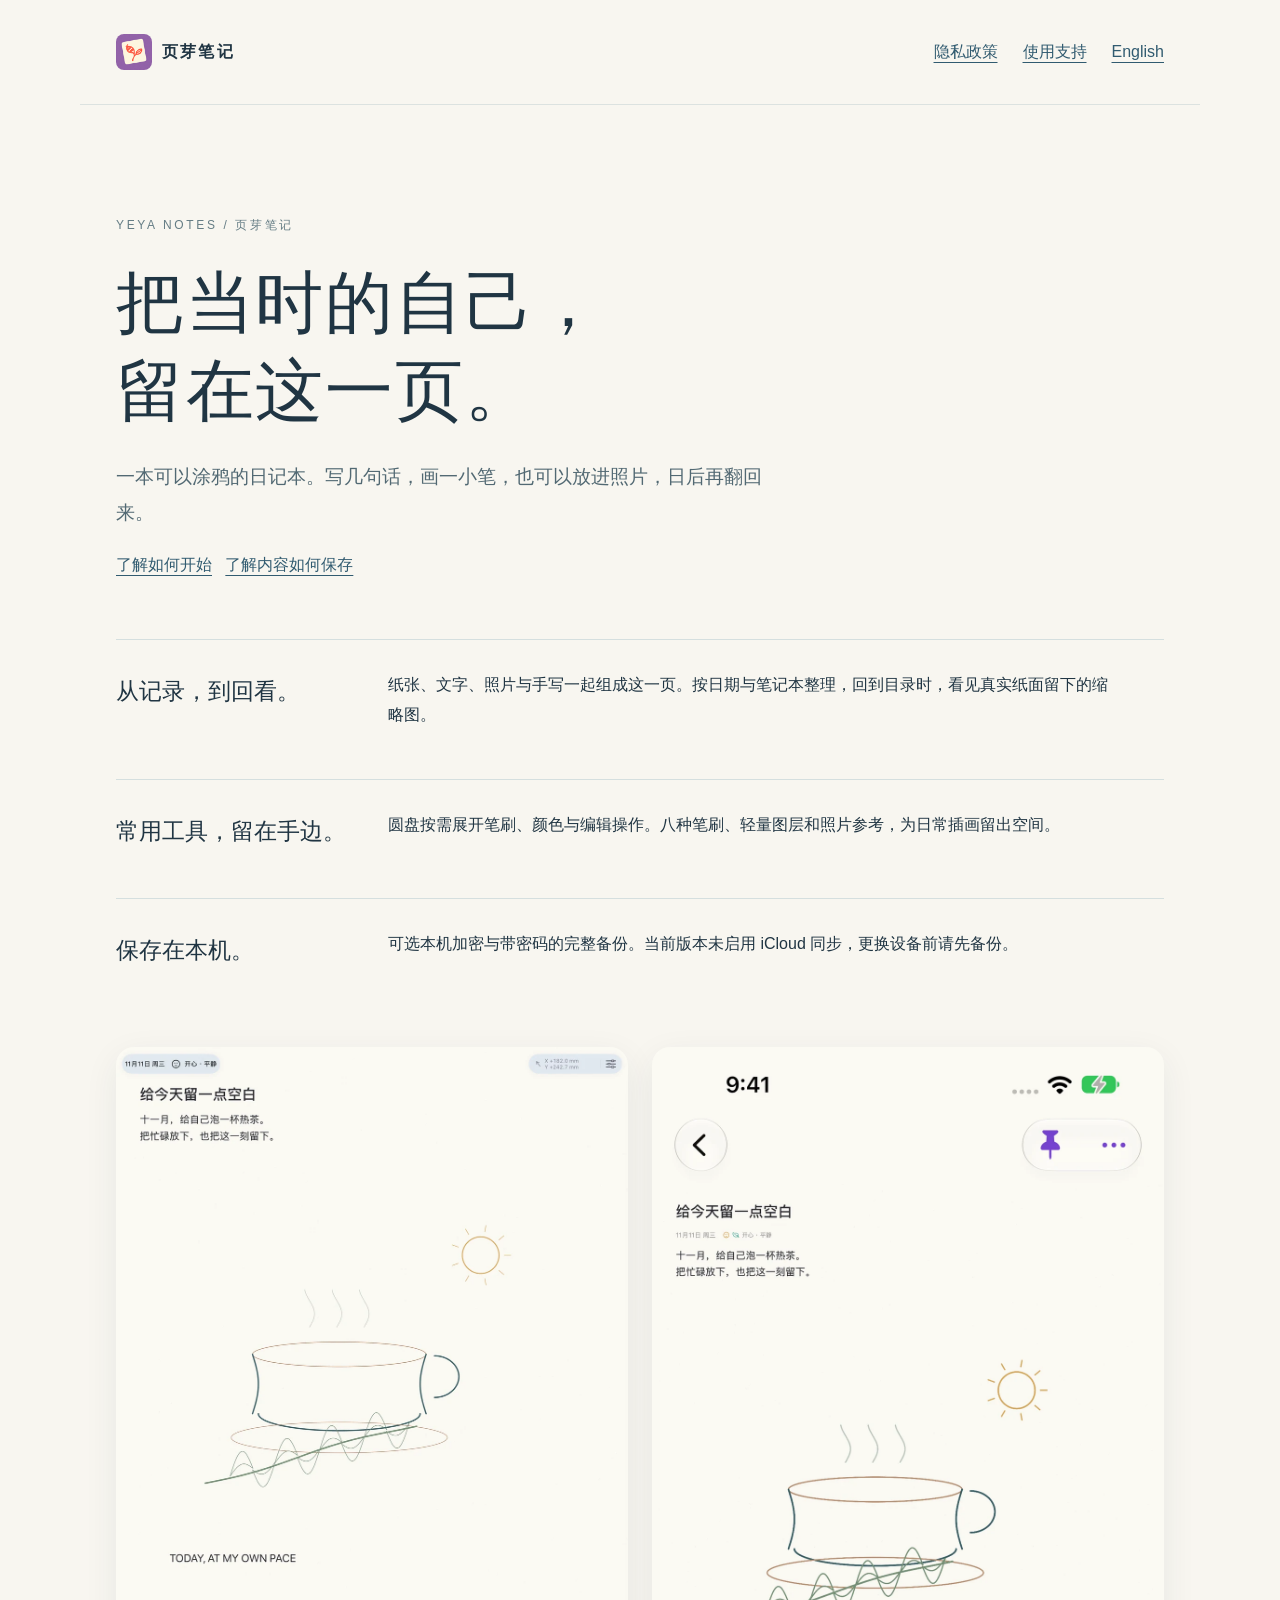
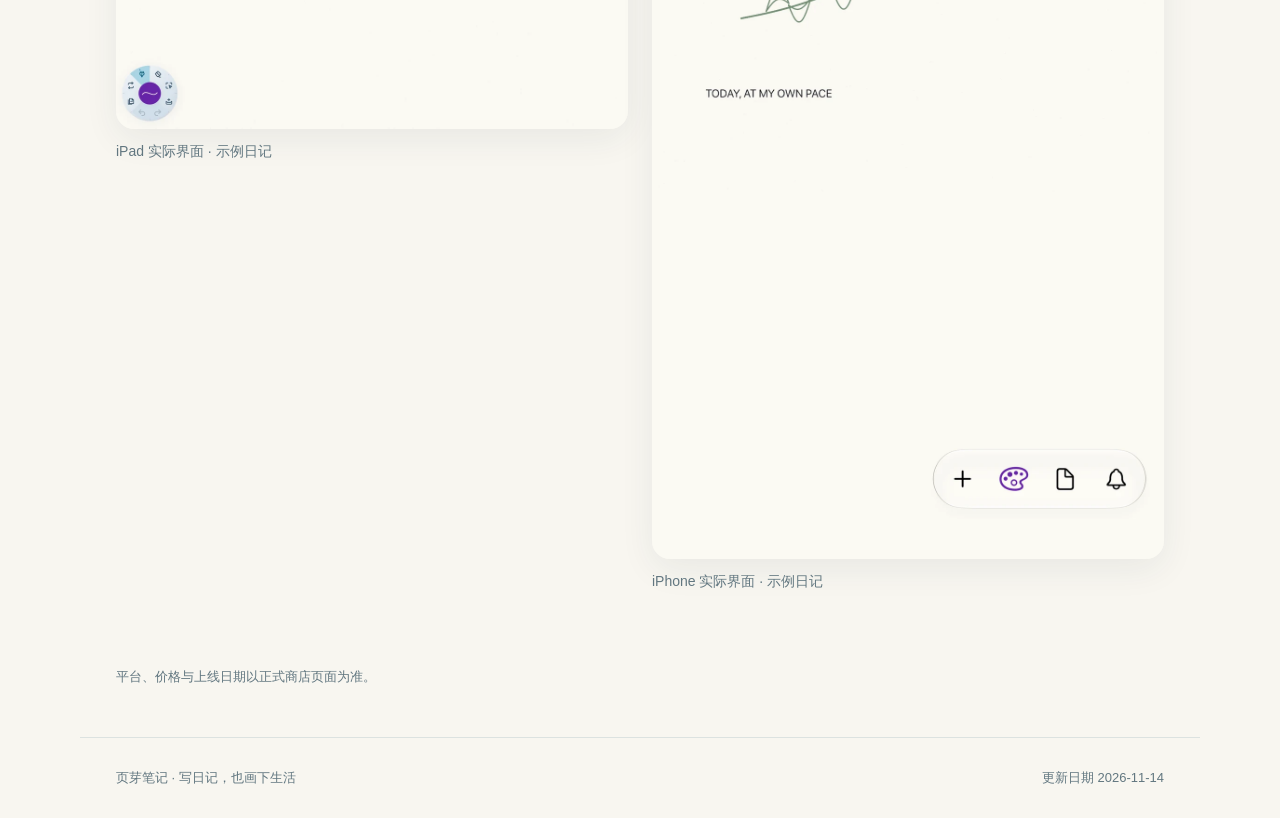
<file: index.html>
<!doctype html><html lang="zh-Hans"><head><meta charset="utf-8"><meta name="viewport" content="width=device-width,initial-scale=1"><meta name="robots" content="noindex,nofollow"><meta name="description" content="页芽笔记：可以涂鸦的日记本。隐私与使用支持。"><title>可以涂鸦的日记本 · 页芽笔记</title><link rel="icon" href="media/app-icon.png" type="image/png"><link rel="stylesheet" href="style.css"></head><body><header><a class="brand" href="index.html"><img src="media/app-icon.png" alt="页芽笔记双叶芽图标" width="36" height="36">页芽笔记</a><nav aria-label="站点导航"><a href="privacy.html" >隐私政策</a><a href="support.html" >使用支持</a><a href="index-en.html" lang="en" hreflang="en">English</a></nav></header><main id="main"><div class="hero"><span class="eyebrow">YEYA NOTES / 页芽笔记</span><h1>把当时的自己，<br>留在这一页。</h1><p class="lead">一本可以涂鸦的日记本。写几句话，画一小笔，也可以放进照片，日后再翻回来。</p><p><a href="support.html">了解如何开始</a> &nbsp; <a href="privacy.html">了解内容如何保存</a></p></div><section class="line"><h2>从记录，到回看。</h2><p>纸张、文字、照片与手写一起组成这一页。按日期与笔记本整理，回到目录时，看见真实纸面留下的缩略图。</p></section><section class="line"><h2>常用工具，留在手边。</h2><p>圆盘按需展开笔刷、颜色与编辑操作。八种笔刷、轻量图层和照片参考，为日常插画留出空间。</p></section><section class="line"><h2>保存在本机。</h2><p>可选本机加密与带密码的完整备份。当前版本未启用 iCloud 同步，更换设备前请先备份。</p></section><section aria-label="实际应用界面" class="screens"><figure><img loading="lazy" decoding="async" src="media/ipad-editor.webp" alt="iPad上的页芽笔记，素描纸上的文字、茶杯插画与圆盘工具"><figcaption>iPad 实际界面 · 示例日记</figcaption></figure><figure><img loading="lazy" decoding="async" src="media/iphone-editor.webp" alt="iPhone上的页芽笔记，同一份示例日记的只读纸面与编辑入口"><figcaption>iPhone 实际界面 · 示例日记</figcaption></figure></section><p class="small">平台、价格与上线日期以正式商店页面为准。</p></main><footer><span>页芽笔记 · 写日记，也画下生活</span><span>更新日期 2026-11-14</span></footer></body></html>
</file>
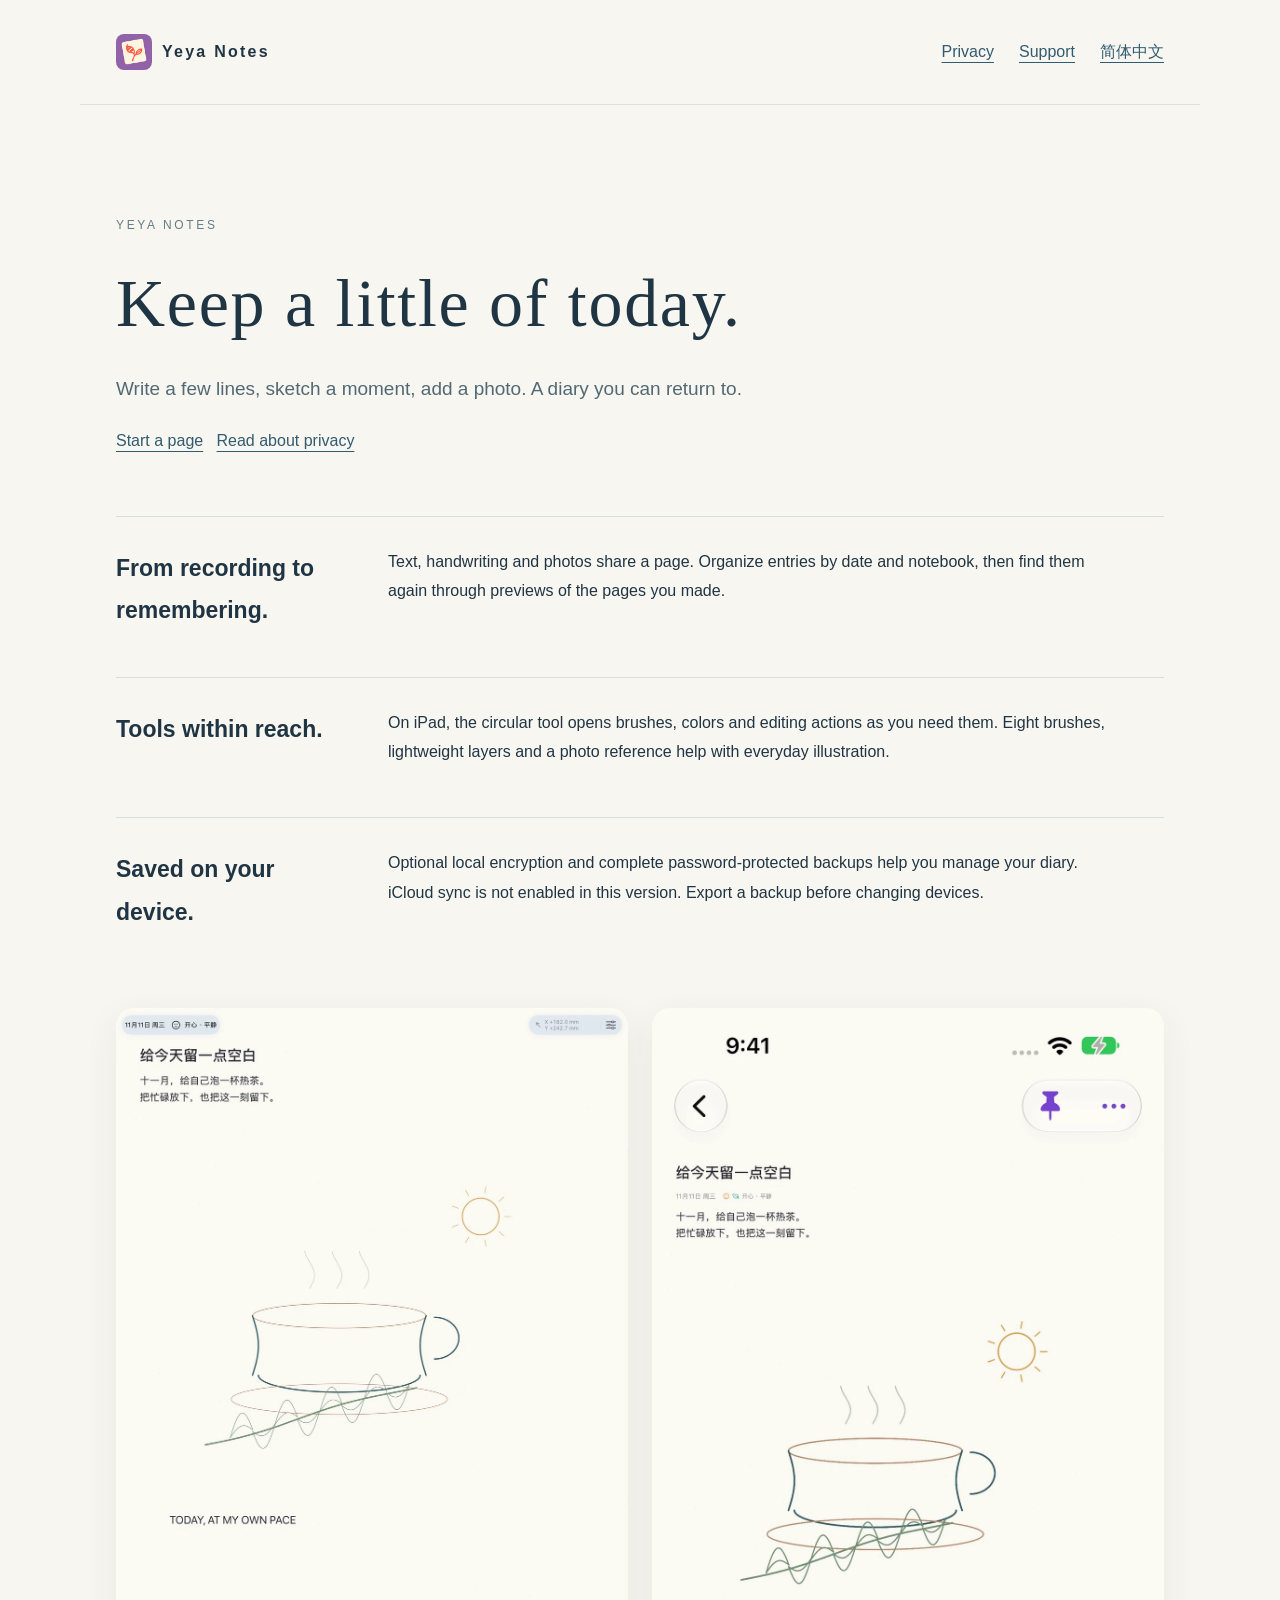
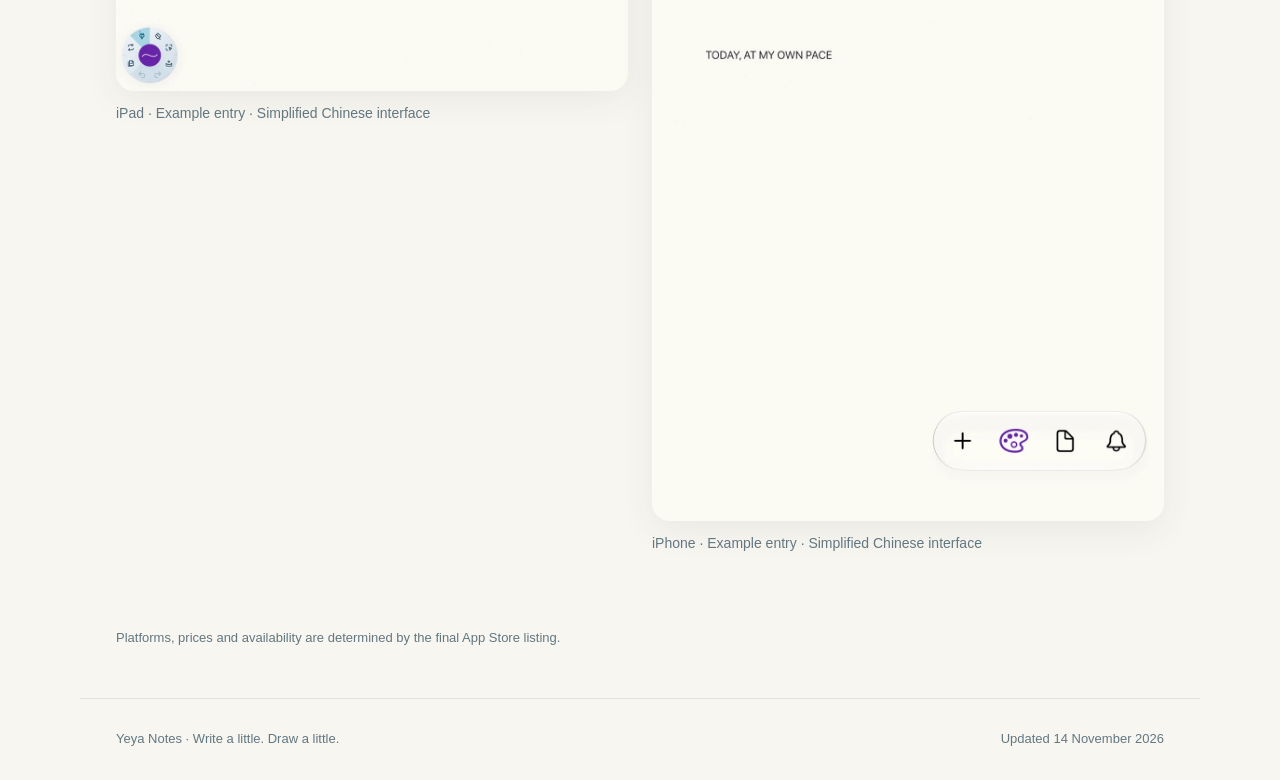
<file: index-en.html>
<!doctype html><html lang="en"><head><meta charset="utf-8"><meta name="viewport" content="width=device-width,initial-scale=1"><meta name="robots" content="noindex,nofollow"><meta name="description" content="A diary with room to draw. Privacy and support."><title>A diary with room to draw · Yeya Notes</title><link rel="icon" href="media/app-icon.png" type="image/png"><link rel="stylesheet" href="style.css"></head><body><header><a class="brand" href="index-en.html"><img src="media/app-icon.png" alt="Yeya Notes sprout icon" width="36" height="36">Yeya Notes</a><nav aria-label="Site navigation"><a href="privacy-en.html" >Privacy</a><a href="support-en.html" >Support</a><a href="index.html" lang="zh-Hans" hreflang="zh-Hans">简体中文</a></nav></header><main id="main"><div class="hero"><span class="eyebrow">YEYA NOTES</span><h1>Keep a little of today.</h1><p class="lead">Write a few lines, sketch a moment, add a photo. A diary you can return to.</p><p><a href="support-en.html">Start a page</a> &nbsp; <a href="privacy-en.html">Read about privacy</a></p></div><section class="line"><h2>From recording to remembering.</h2><p>Text, handwriting and photos share a page. Organize entries by date and notebook, then find them again through previews of the pages you made.</p></section><section class="line"><h2>Tools within reach.</h2><p>On iPad, the circular tool opens brushes, colors and editing actions as you need them. Eight brushes, lightweight layers and a photo reference help with everyday illustration.</p></section><section class="line"><h2>Saved on your device.</h2><p>Optional local encryption and complete password-protected backups help you manage your diary. iCloud sync is not enabled in this version. Export a backup before changing devices.</p></section><section aria-label="Actual app interface" class="screens"><figure><img loading="lazy" decoding="async" src="media/ipad-editor.webp" alt="An example diary on iPad with writing, a teacup sketch and the circular tool"><figcaption>iPad · Example entry · Simplified Chinese interface</figcaption></figure><figure><img loading="lazy" decoding="async" src="media/iphone-editor.webp" alt="An example diary on iPhone with a page preview and editing actions"><figcaption>iPhone · Example entry · Simplified Chinese interface</figcaption></figure></section><p class="small">Platforms, prices and availability are determined by the final App Store listing.</p></main><footer><span>Yeya Notes · Write a little. Draw a little.</span><span>Updated 14 November 2026</span></footer></body></html>
</file>
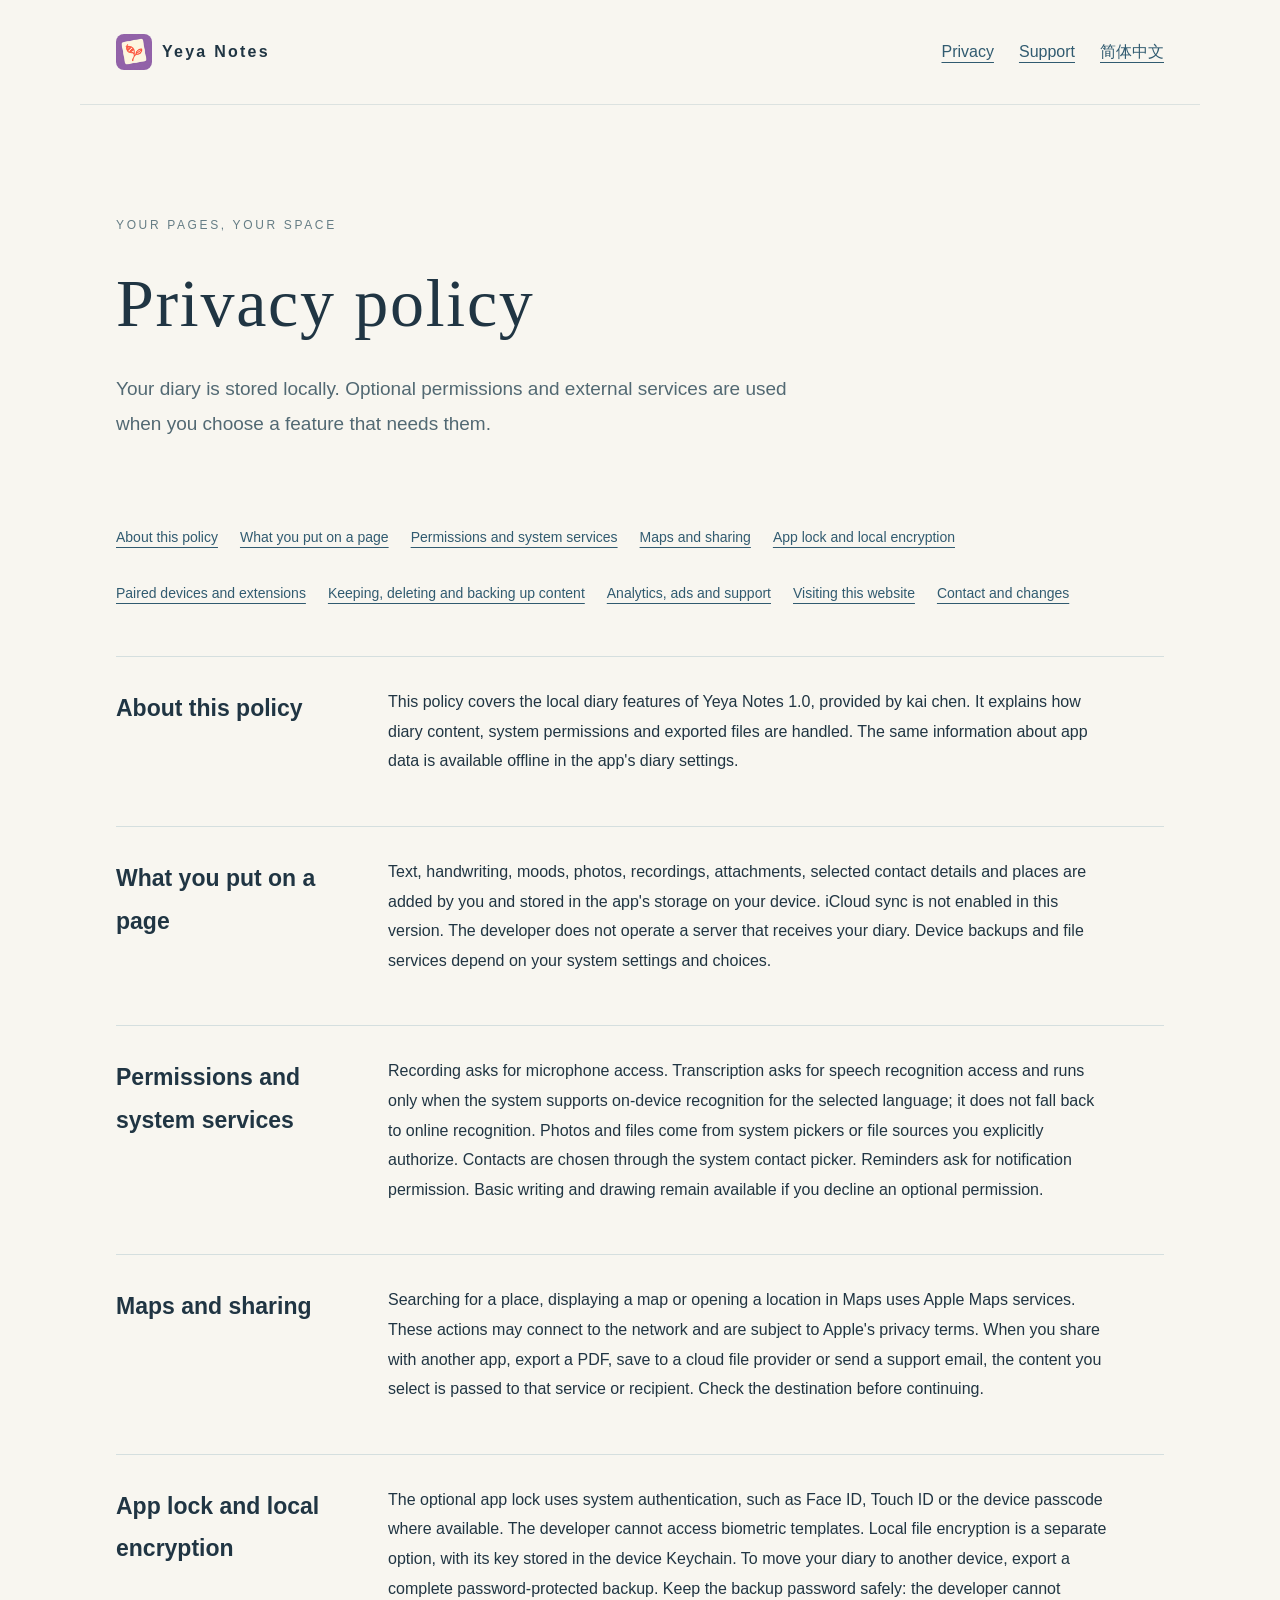
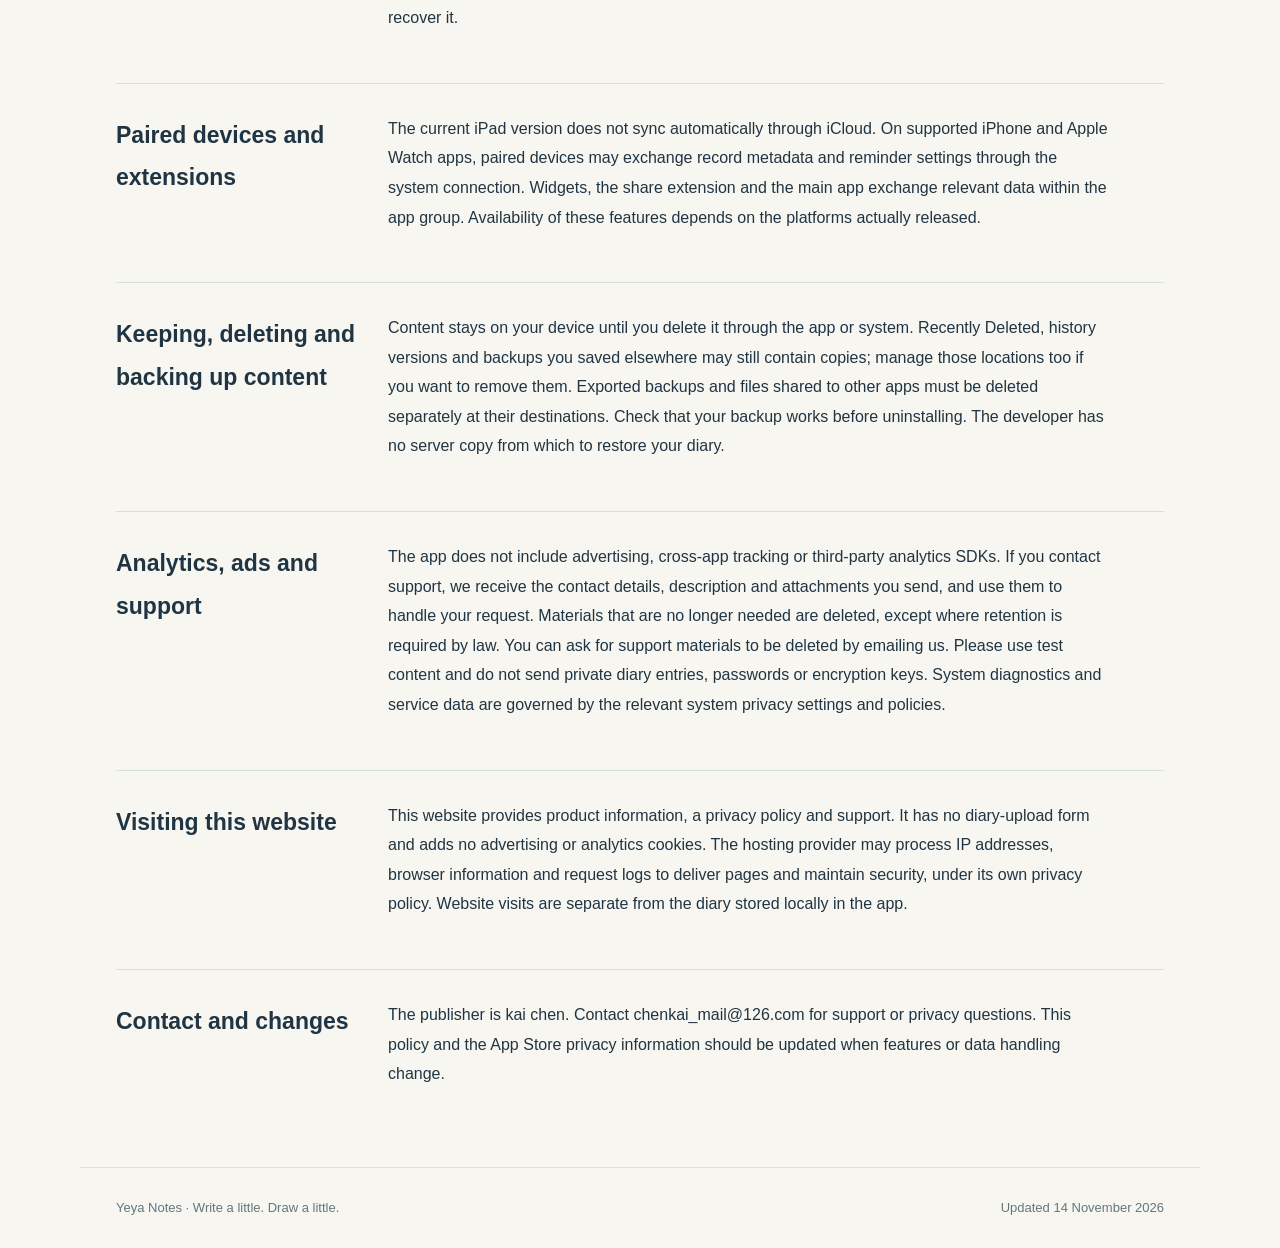
<file: privacy-en.html>
<!doctype html><html lang="en"><head><meta charset="utf-8"><meta name="viewport" content="width=device-width,initial-scale=1"><meta name="robots" content="noindex,nofollow"><meta name="description" content="A diary with room to draw. Privacy and support."><title>Privacy policy · Yeya Notes</title><link rel="icon" href="media/app-icon.png" type="image/png"><link rel="stylesheet" href="style.css"></head><body><header><a class="brand" href="index-en.html"><img src="media/app-icon.png" alt="Yeya Notes sprout icon" width="36" height="36">Yeya Notes</a><nav aria-label="Site navigation"><a href="privacy-en.html" aria-current="page">Privacy</a><a href="support-en.html" >Support</a><a href="privacy.html" lang="zh-Hans" hreflang="zh-Hans">简体中文</a></nav></header><main id="main"><div class="hero"><span class="eyebrow">YOUR PAGES, YOUR SPACE</span><h1>Privacy policy</h1><p class="lead">Your diary is stored locally. Optional permissions and external services are used when you choose a feature that needs them.</p></div><nav class="toc" aria-label="Policy contents"><a href="#p0">About this policy</a><a href="#p1">What you put on a page</a><a href="#p2">Permissions and system services</a><a href="#p3">Maps and sharing</a><a href="#p4">App lock and local encryption</a><a href="#p5">Paired devices and extensions</a><a href="#p6">Keeping, deleting and backing up content</a><a href="#p7">Analytics, ads and support</a><a href="#p8">Visiting this website</a><a href="#p9">Contact and changes</a></nav><section id="p0" class="line"><h2>About this policy</h2><p>This policy covers the local diary features of Yeya Notes 1.0, provided by kai chen. It explains how diary content, system permissions and exported files are handled. The same information about app data is available offline in the app&#x27;s diary settings.</p></section><section id="p1" class="line"><h2>What you put on a page</h2><p>Text, handwriting, moods, photos, recordings, attachments, selected contact details and places are added by you and stored in the app&#x27;s storage on your device. iCloud sync is not enabled in this version. The developer does not operate a server that receives your diary. Device backups and file services depend on your system settings and choices.</p></section><section id="p2" class="line"><h2>Permissions and system services</h2><p>Recording asks for microphone access. Transcription asks for speech recognition access and runs only when the system supports on-device recognition for the selected language; it does not fall back to online recognition. Photos and files come from system pickers or file sources you explicitly authorize. Contacts are chosen through the system contact picker. Reminders ask for notification permission. Basic writing and drawing remain available if you decline an optional permission.</p></section><section id="p3" class="line"><h2>Maps and sharing</h2><p>Searching for a place, displaying a map or opening a location in Maps uses Apple Maps services. These actions may connect to the network and are subject to Apple&#x27;s privacy terms. When you share with another app, export a PDF, save to a cloud file provider or send a support email, the content you select is passed to that service or recipient. Check the destination before continuing.</p></section><section id="p4" class="line"><h2>App lock and local encryption</h2><p>The optional app lock uses system authentication, such as Face ID, Touch ID or the device passcode where available. The developer cannot access biometric templates. Local file encryption is a separate option, with its key stored in the device Keychain. To move your diary to another device, export a complete password-protected backup. Keep the backup password safely: the developer cannot recover it.</p></section><section id="p5" class="line"><h2>Paired devices and extensions</h2><p>The current iPad version does not sync automatically through iCloud. On supported iPhone and Apple Watch apps, paired devices may exchange record metadata and reminder settings through the system connection. Widgets, the share extension and the main app exchange relevant data within the app group. Availability of these features depends on the platforms actually released.</p></section><section id="p6" class="line"><h2>Keeping, deleting and backing up content</h2><p>Content stays on your device until you delete it through the app or system. Recently Deleted, history versions and backups you saved elsewhere may still contain copies; manage those locations too if you want to remove them. Exported backups and files shared to other apps must be deleted separately at their destinations. Check that your backup works before uninstalling. The developer has no server copy from which to restore your diary.</p></section><section id="p7" class="line"><h2>Analytics, ads and support</h2><p>The app does not include advertising, cross-app tracking or third-party analytics SDKs. If you contact support, we receive the contact details, description and attachments you send, and use them to handle your request. Materials that are no longer needed are deleted, except where retention is required by law. You can ask for support materials to be deleted by emailing us. Please use test content and do not send private diary entries, passwords or encryption keys. System diagnostics and service data are governed by the relevant system privacy settings and policies.</p></section><section id="p8" class="line"><h2>Visiting this website</h2><p>This website provides product information, a privacy policy and support. It has no diary-upload form and adds no advertising or analytics cookies. The hosting provider may process IP addresses, browser information and request logs to deliver pages and maintain security, under its own privacy policy. Website visits are separate from the diary stored locally in the app.</p></section><section id="p9" class="line"><h2>Contact and changes</h2><p>The publisher is kai chen. Contact chenkai_mail@126.com for support or privacy questions. This policy and the App Store privacy information should be updated when features or data handling change.</p></section></main><footer><span>Yeya Notes · Write a little. Draw a little.</span><span>Updated 14 November 2026</span></footer></body></html>
</file>
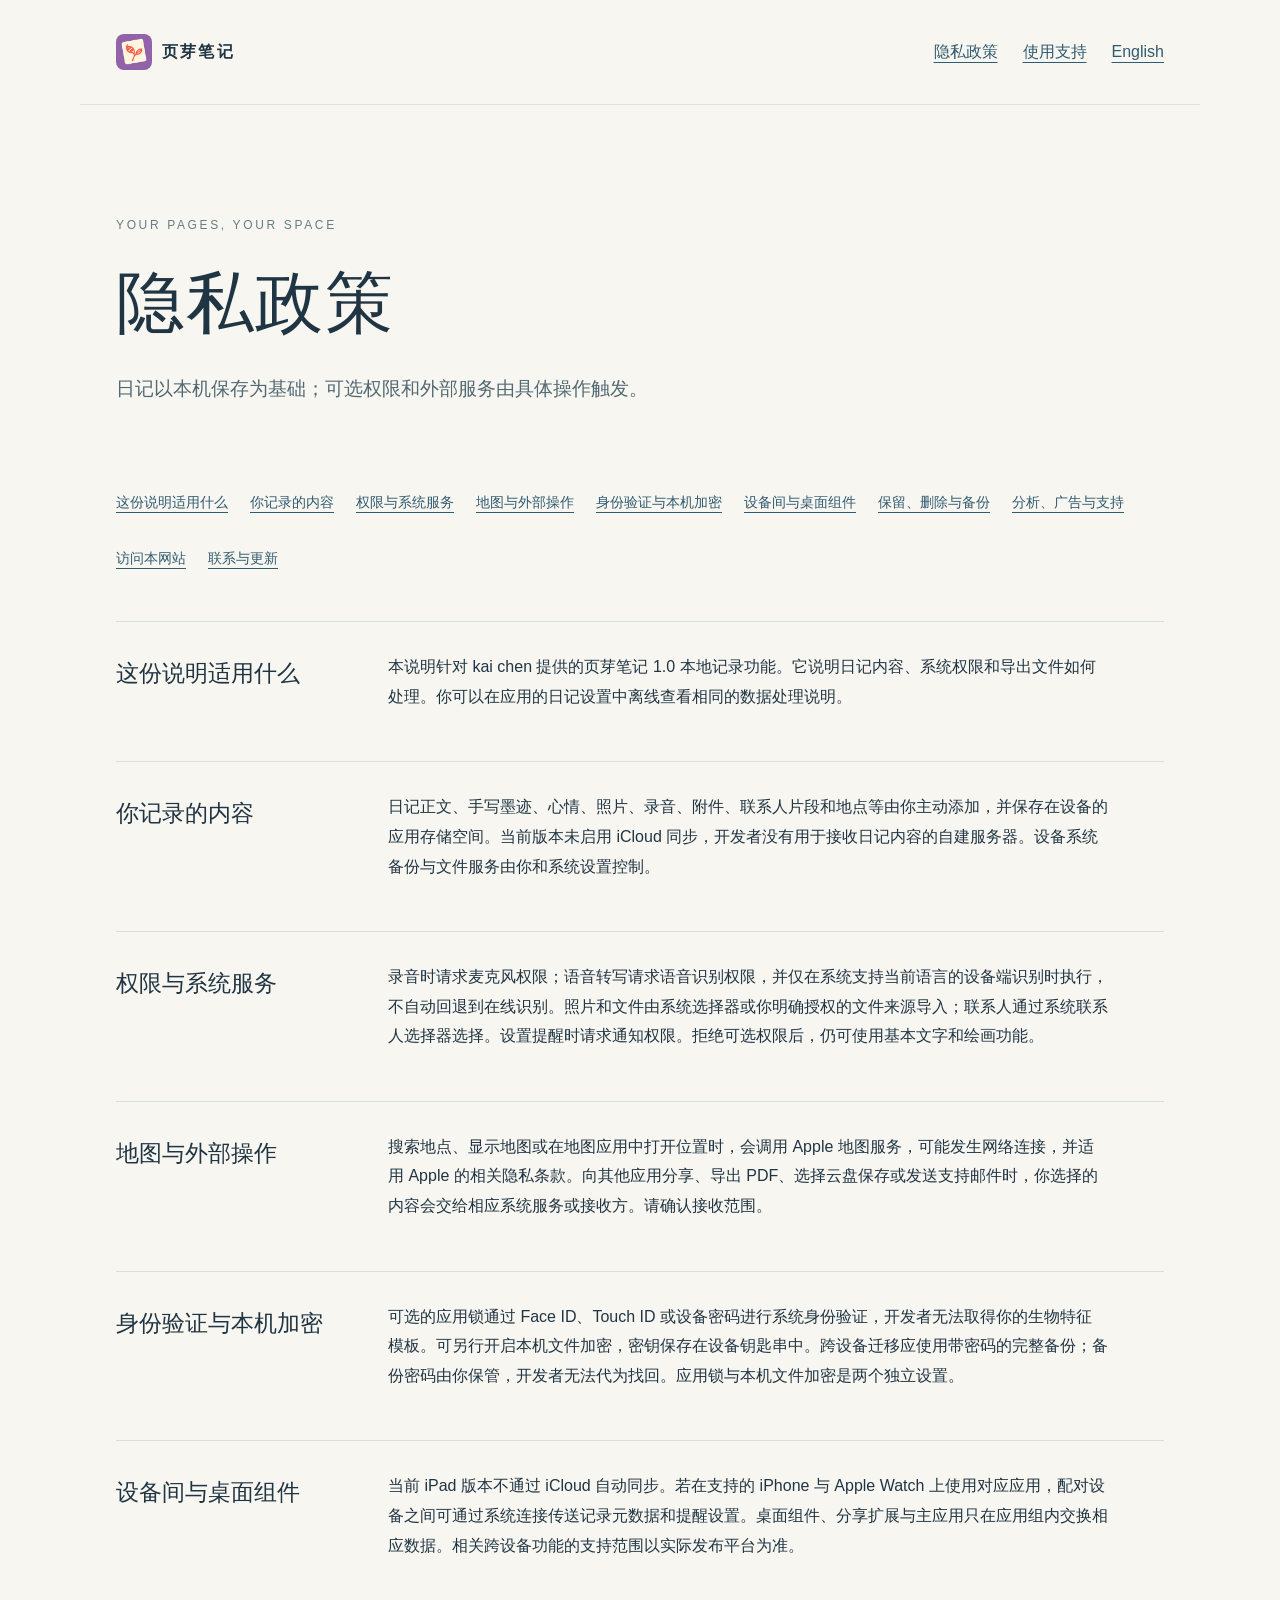
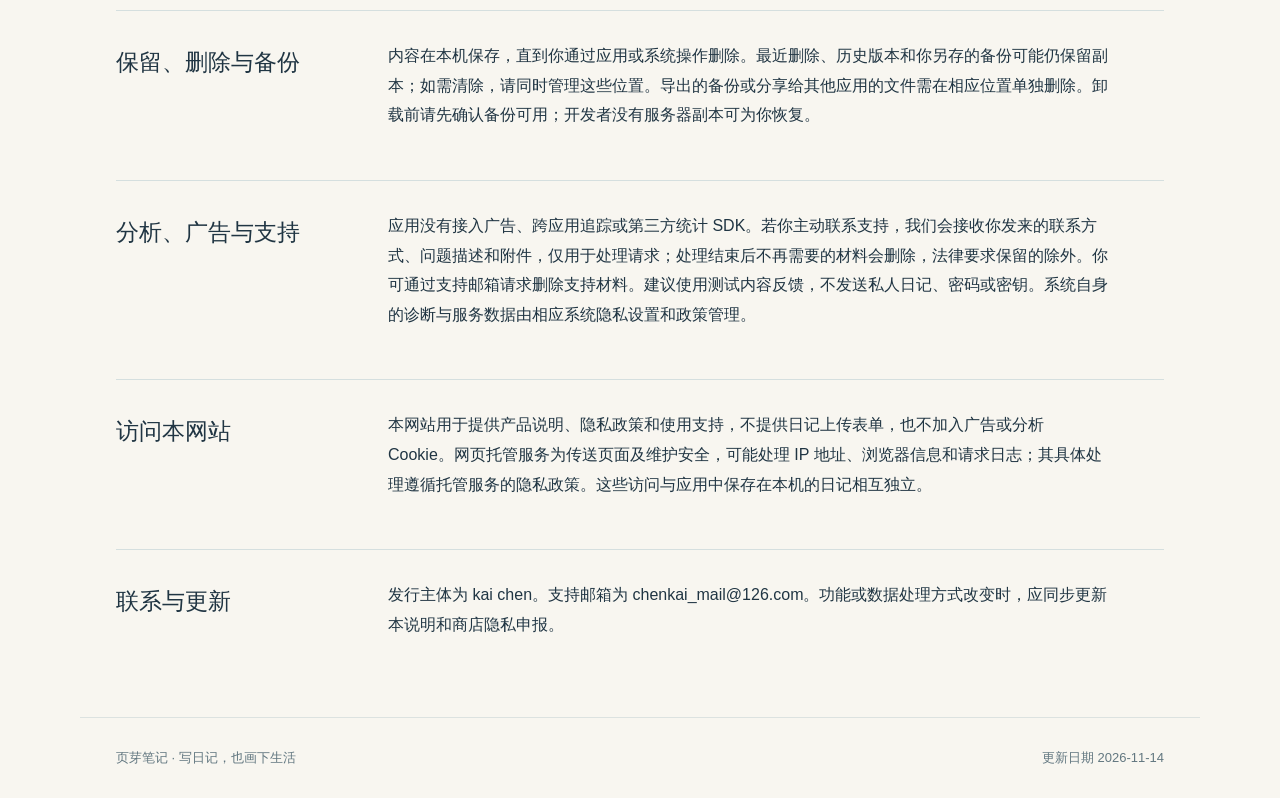
<file: privacy.html>
<!doctype html><html lang="zh-Hans"><head><meta charset="utf-8"><meta name="viewport" content="width=device-width,initial-scale=1"><meta name="robots" content="noindex,nofollow"><meta name="description" content="页芽笔记：可以涂鸦的日记本。隐私与使用支持。"><title>隐私政策 · 页芽笔记</title><link rel="icon" href="media/app-icon.png" type="image/png"><link rel="stylesheet" href="style.css"></head><body><header><a class="brand" href="index.html"><img src="media/app-icon.png" alt="页芽笔记双叶芽图标" width="36" height="36">页芽笔记</a><nav aria-label="站点导航"><a href="privacy.html" aria-current="page">隐私政策</a><a href="support.html" >使用支持</a><a href="privacy-en.html" lang="en" hreflang="en">English</a></nav></header><main id="main"><div class="hero"><span class="eyebrow">YOUR PAGES, YOUR SPACE</span><h1>隐私政策</h1><p class="lead">日记以本机保存为基础；可选权限和外部服务由具体操作触发。</p></div><nav class="toc" aria-label="政策目录"><a href="#p0">这份说明适用什么</a><a href="#p1">你记录的内容</a><a href="#p2">权限与系统服务</a><a href="#p3">地图与外部操作</a><a href="#p4">身份验证与本机加密</a><a href="#p5">设备间与桌面组件</a><a href="#p6">保留、删除与备份</a><a href="#p7">分析、广告与支持</a><a href="#p8">访问本网站</a><a href="#p9">联系与更新</a></nav><section id="p0" class="line"><h2>这份说明适用什么</h2><p>本说明针对 kai chen 提供的页芽笔记 1.0 本地记录功能。它说明日记内容、系统权限和导出文件如何处理。你可以在应用的日记设置中离线查看相同的数据处理说明。</p></section><section id="p1" class="line"><h2>你记录的内容</h2><p>日记正文、手写墨迹、心情、照片、录音、附件、联系人片段和地点等由你主动添加，并保存在设备的应用存储空间。当前版本未启用 iCloud 同步，开发者没有用于接收日记内容的自建服务器。设备系统备份与文件服务由你和系统设置控制。</p></section><section id="p2" class="line"><h2>权限与系统服务</h2><p>录音时请求麦克风权限；语音转写请求语音识别权限，并仅在系统支持当前语言的设备端识别时执行，不自动回退到在线识别。照片和文件由系统选择器或你明确授权的文件来源导入；联系人通过系统联系人选择器选择。设置提醒时请求通知权限。拒绝可选权限后，仍可使用基本文字和绘画功能。</p></section><section id="p3" class="line"><h2>地图与外部操作</h2><p>搜索地点、显示地图或在地图应用中打开位置时，会调用 Apple 地图服务，可能发生网络连接，并适用 Apple 的相关隐私条款。向其他应用分享、导出 PDF、选择云盘保存或发送支持邮件时，你选择的内容会交给相应系统服务或接收方。请确认接收范围。</p></section><section id="p4" class="line"><h2>身份验证与本机加密</h2><p>可选的应用锁通过 Face ID、Touch ID 或设备密码进行系统身份验证，开发者无法取得你的生物特征模板。可另行开启本机文件加密，密钥保存在设备钥匙串中。跨设备迁移应使用带密码的完整备份；备份密码由你保管，开发者无法代为找回。应用锁与本机文件加密是两个独立设置。</p></section><section id="p5" class="line"><h2>设备间与桌面组件</h2><p>当前 iPad 版本不通过 iCloud 自动同步。若在支持的 iPhone 与 Apple Watch 上使用对应应用，配对设备之间可通过系统连接传送记录元数据和提醒设置。桌面组件、分享扩展与主应用只在应用组内交换相应数据。相关跨设备功能的支持范围以实际发布平台为准。</p></section><section id="p6" class="line"><h2>保留、删除与备份</h2><p>内容在本机保存，直到你通过应用或系统操作删除。最近删除、历史版本和你另存的备份可能仍保留副本；如需清除，请同时管理这些位置。导出的备份或分享给其他应用的文件需在相应位置单独删除。卸载前请先确认备份可用；开发者没有服务器副本可为你恢复。</p></section><section id="p7" class="line"><h2>分析、广告与支持</h2><p>应用没有接入广告、跨应用追踪或第三方统计 SDK。若你主动联系支持，我们会接收你发来的联系方式、问题描述和附件，仅用于处理请求；处理结束后不再需要的材料会删除，法律要求保留的除外。你可通过支持邮箱请求删除支持材料。建议使用测试内容反馈，不发送私人日记、密码或密钥。系统自身的诊断与服务数据由相应系统隐私设置和政策管理。</p></section><section id="p8" class="line"><h2>访问本网站</h2><p>本网站用于提供产品说明、隐私政策和使用支持，不提供日记上传表单，也不加入广告或分析 Cookie。网页托管服务为传送页面及维护安全，可能处理 IP 地址、浏览器信息和请求日志；其具体处理遵循托管服务的隐私政策。这些访问与应用中保存在本机的日记相互独立。</p></section><section id="p9" class="line"><h2>联系与更新</h2><p>发行主体为 kai chen。支持邮箱为 chenkai_mail@126.com。功能或数据处理方式改变时，应同步更新本说明和商店隐私申报。</p></section></main><footer><span>页芽笔记 · 写日记，也画下生活</span><span>更新日期 2026-11-14</span></footer></body></html>
</file>
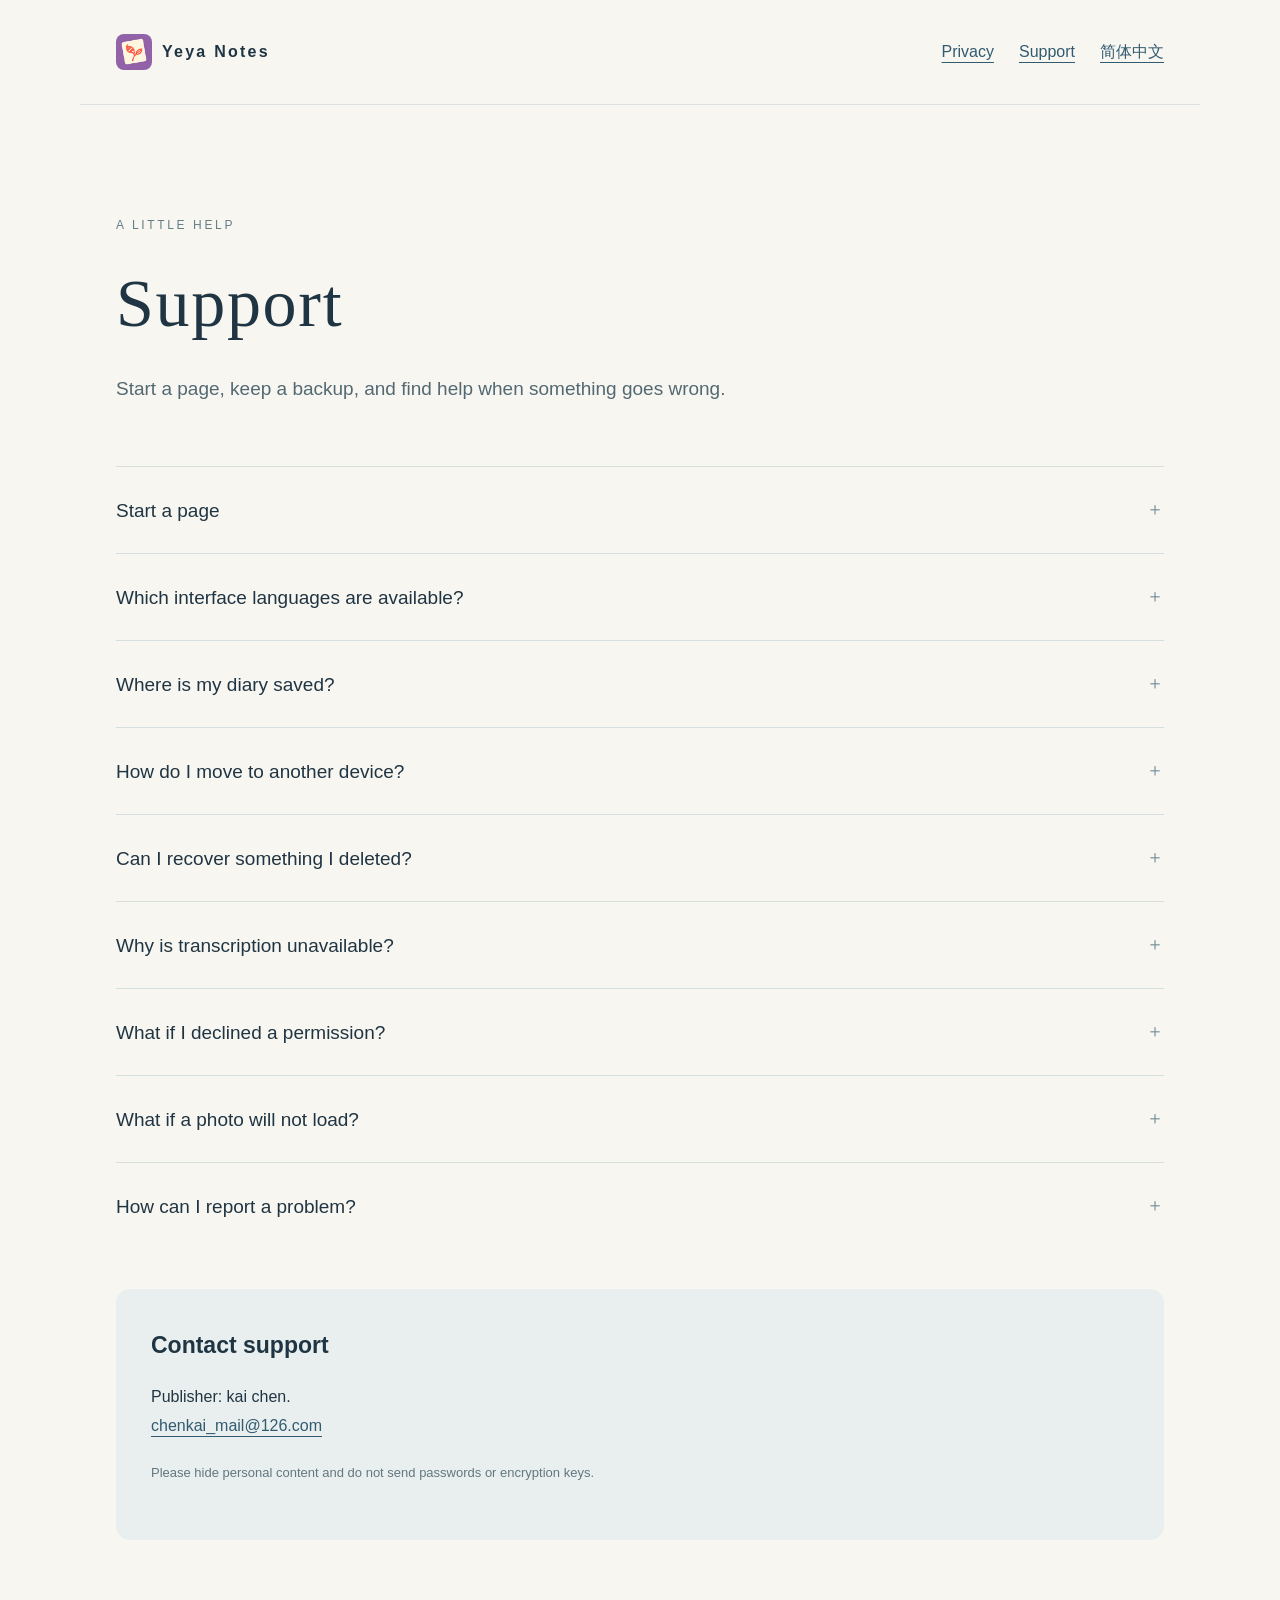
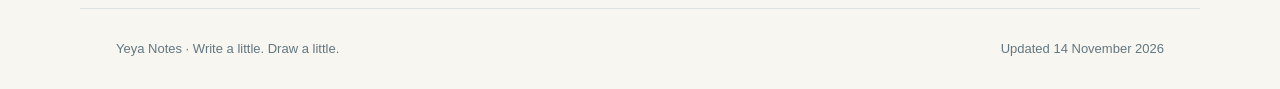
<file: support-en.html>
<!doctype html><html lang="en"><head><meta charset="utf-8"><meta name="viewport" content="width=device-width,initial-scale=1"><meta name="robots" content="noindex,nofollow"><meta name="description" content="A diary with room to draw. Privacy and support."><title>Support · Yeya Notes</title><link rel="icon" href="media/app-icon.png" type="image/png"><link rel="stylesheet" href="style.css"></head><body><header><a class="brand" href="index-en.html"><img src="media/app-icon.png" alt="Yeya Notes sprout icon" width="36" height="36">Yeya Notes</a><nav aria-label="Site navigation"><a href="privacy-en.html" >Privacy</a><a href="support-en.html" aria-current="page">Support</a><a href="support.html" lang="zh-Hans" hreflang="zh-Hans">简体中文</a></nav></header><main id="main"><div class="hero"><span class="eyebrow">A LITTLE HELP</span><h1>Support</h1><p class="lead">Start a page, keep a backup, and find help when something goes wrong.</p></div><details><summary>Start a page</summary><p>Create or open an entry from the diary library. On iPad, use the pen control on the circular tool to choose a brush. Tap its center to open colors, or drag the center to move the tool. The mode button switches between drawing and body text. Settings at the top right includes entry actions and a way back to the library.</p></details><details><summary>Which interface languages are available?</summary><p>The interface supports Simplified Chinese, Traditional Chinese and English. Where your system offers an app-language setting, you can choose a language there. Other interface languages are not currently available. Diary text, text in photos and attachment names are not translated automatically.</p></details><details><summary>Where is my diary saved?</summary><p>This version stores your diary locally. iCloud sync is not enabled. The app saves confirmed edits. If saving fails, keep the app and original data, check available device storage, then retry and confirm the result.</p></details><details><summary>How do I move to another device?</summary><p>Use Backup and Restore to export a complete password-protected backup, then import it on the new device. It includes text, handwriting and attachments, with a limit of 256 MB per backup. Keep both the file and its password, and test restoration with disposable content first. The password must contain at least 10 characters and cannot be recovered if forgotten.</p></details><details><summary>Can I recover something I deleted?</summary><p>Check Recently Deleted first. Restoring a history version creates a copy and keeps the current content. Do not uninstall, reset or clear app data to troubleshoot a saving problem. Keep external backups separately.</p></details><details><summary>Why is transcription unavailable?</summary><p>Offline transcription needs permission and system support for on-device recognition in the current language. If it is unavailable, you can still play the original recording. This version does not automatically switch to online transcription.</p></details><details><summary>What if I declined a permission?</summary><p>You can keep writing, drawing and using features that do not need it. If you later need recording, recognition or reminders, check Yeya Notes in system settings. You do not need to grant every permission for basic journaling.</p></details><details><summary>What if a photo will not load?</summary><p>Use the retry action shown on the page and check that the source file still exists. When reporting the problem, include how you imported it, the file type and the steps you took. A loading failure does not mean that the app is waiting for iCloud sync; sync is not enabled.</p></details><details><summary>How can I report a problem?</summary><p>Email chenkai_mail@126.com with your device model, system version, app version, steps, and what you expected compared with what happened. Use screenshots of test entries where possible. Do not send private diary text, device passcodes, backup passwords or encryption keys.</p></details><section class="contact"><h2>Contact support</h2><p>Publisher: kai chen.<br><a href="mailto:chenkai_mail@126.com">chenkai_mail@126.com</a></p><p class="small">Please hide personal content and do not send passwords or encryption keys.</p></section></main><footer><span>Yeya Notes · Write a little. Draw a little.</span><span>Updated 14 November 2026</span></footer></body></html>
</file>
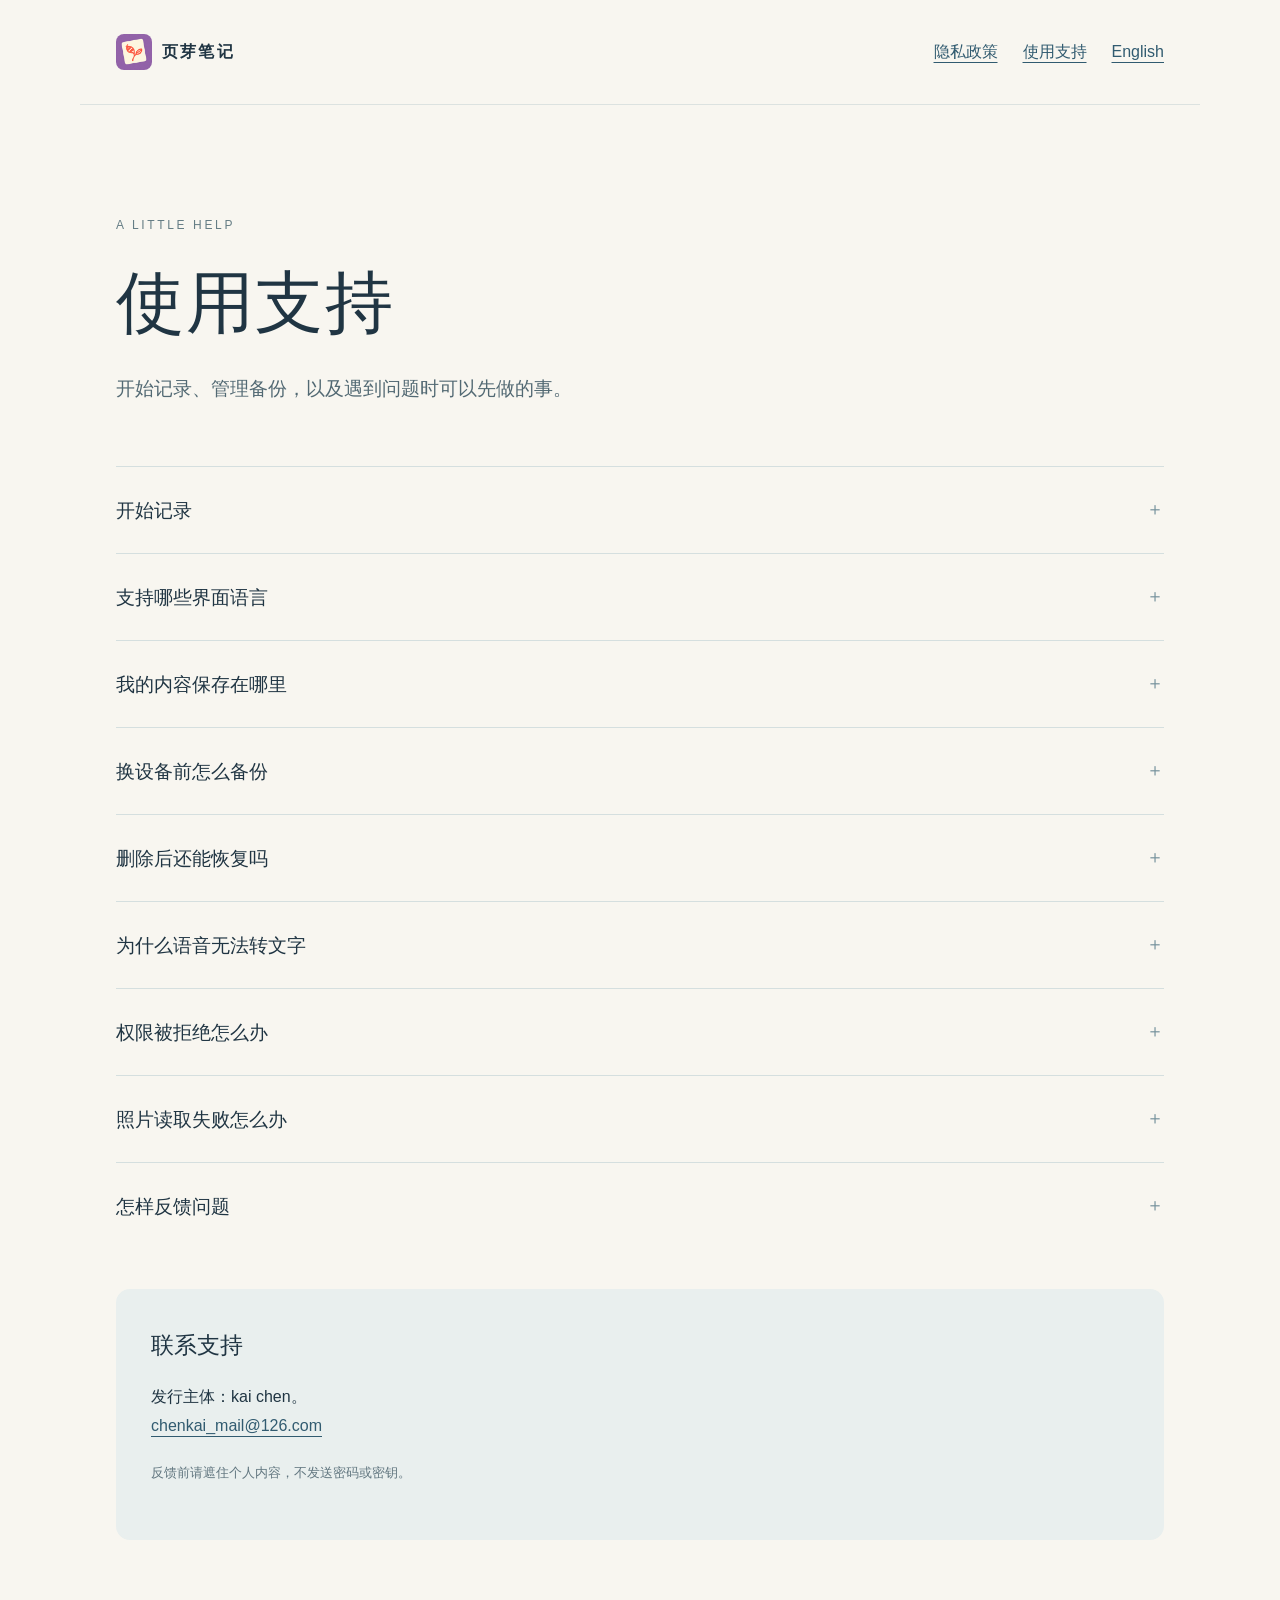
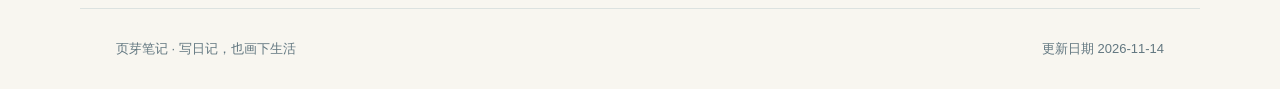
<file: support.html>
<!doctype html><html lang="zh-Hans"><head><meta charset="utf-8"><meta name="viewport" content="width=device-width,initial-scale=1"><meta name="robots" content="noindex,nofollow"><meta name="description" content="页芽笔记：可以涂鸦的日记本。隐私与使用支持。"><title>使用支持 · 页芽笔记</title><link rel="icon" href="media/app-icon.png" type="image/png"><link rel="stylesheet" href="style.css"></head><body><header><a class="brand" href="index.html"><img src="media/app-icon.png" alt="页芽笔记双叶芽图标" width="36" height="36">页芽笔记</a><nav aria-label="站点导航"><a href="privacy.html" >隐私政策</a><a href="support.html" aria-current="page">使用支持</a><a href="support-en.html" lang="en" hreflang="en">English</a></nav></header><main id="main"><div class="hero"><span class="eyebrow">A LITTLE HELP</span><h1>使用支持</h1><p class="lead">开始记录、管理备份，以及遇到问题时可以先做的事。</p></div><details><summary>开始记录</summary><p>在首页新建或打开一篇日记。在 iPad 上，圆盘画笔入口选择笔刷，圆心短按打开色卡、拖动移动圆盘。模式按钮切换绘画与正文输入；右上角设置可管理当前日记并返回目录。</p></details><details><summary>支持哪些界面语言</summary><p>提供简体中文、繁体中文和英文界面。系统提供应用语言选项时，可在那里选择。其他界面语言暂未提供；日记正文、照片里的文字和附件名称不会自动翻译。</p></details><details><summary>我的内容保存在哪里</summary><p>当前版本保存在本机，iCloud 同步尚未启用。应用会保存确认后的编辑；看到保存失败时，请保留应用与原数据，检查可用存储空间后重试，并确认保存结果。</p></details><details><summary>换设备前怎么备份</summary><p>从备份与恢复入口导出带密码的完整备份，在新设备导入。备份包括文字、墨迹和附件，单份备份支持至 256 MB。请保存文件和密码，并先用隔离内容验证恢复。密码至少 10 个字符，遗忘后无法找回。</p></details><details><summary>删除后还能恢复吗</summary><p>可先查看最近删除。历史版本恢复会建立副本并保留当前内容。不要通过卸载、重置或清理应用数据来排查保存问题。外部备份需要单独保管。</p></details><details><summary>为什么语音无法转文字</summary><p>离线转写需要相应权限，以及设备和系统支持的当前语言资源。设备不支持时仍可播放原录音；此版本不自动改用在线转写。</p></details><details><summary>权限被拒绝怎么办</summary><p>可以继续写字、绘画和使用无需该权限的功能。需要录音、识别或通知时，再到系统设置核对页芽笔记的权限；无需为基本记录打开所有权限。</p></details><details><summary>照片读取失败怎么办</summary><p>先使用纸面提供的重试入口；核对原文件是否仍存在。反馈时注明导入方式、文件类型和操作步骤。应用不会把读取失败描述成等待尚未启用的云同步。</p></details><details><summary>怎样反馈问题</summary><p>请提供设备型号、系统版本、应用版本、重现步骤和期望/实际结果。优先使用测试日记截图；不要发送私人正文、解锁密码、备份密码或加密密钥。联系邮箱：chenkai_mail@126.com。</p></details><section class="contact"><h2>联系支持</h2><p>发行主体：kai chen。<br><a href="mailto:chenkai_mail@126.com">chenkai_mail@126.com</a></p><p class="small">反馈前请遮住个人内容，不发送密码或密钥。</p></section></main><footer><span>页芽笔记 · 写日记，也画下生活</span><span>更新日期 2026-11-14</span></footer></body></html>
</file>
<file: style.css>
*{box-sizing:border-box}html{scroll-behavior:smooth}body{margin:0;background:#f8f6f0;color:#203543;font:16px/1.85 -apple-system,BlinkMacSystemFont,'PingFang SC',sans-serif}a{color:#315b70;text-underline-offset:5px}a:focus-visible,summary:focus-visible{outline:3px solid #388ca7;outline-offset:6px}header,main,footer{max-width:1120px;margin:auto;padding:28px 36px}header{display:flex;align-items:center;justify-content:space-between;gap:20px;border-bottom:1px solid #dce2e0}.brand{font-weight:650;letter-spacing:.14em;text-decoration:none;color:inherit}nav{display:flex;gap:25px}.notice{background:#e8eef0;border-bottom:1px solid #d7e1e5;color:#355363;font-size:13px;padding:9px 24px;text-align:center}.eyebrow{font-size:12px;letter-spacing:.22em;color:#657d85}.hero{padding:76px 0 40px;max-width:800px}h1{font:500 clamp(34px,6vw,68px)/1.3 'Songti SC','Noto Serif CJK SC',serif;letter-spacing:.025em;margin:20px 0 24px}h2{font-size:23px;font-weight:550;margin:0 0 15px}p{margin:0 0 20px}.lead{font-size:19px;max-width:680px;color:#526973}.line{border-top:1px solid #d5dfdf;padding:30px 0;display:grid;grid-template-columns:240px 1fr;gap:32px}.line p{max-width:720px}.toc{display:flex;flex-wrap:wrap;gap:12px 22px;font-size:14px;padding:15px 0 40px}.small{font-size:13px;color:#627780}footer{font-size:13px;color:#627780;border-top:1px solid #dce2e0;display:flex;justify-content:space-between;gap:20px}.screens{display:grid;grid-template-columns:repeat(2,minmax(0,1fr));gap:24px;margin:30px 0 70px}figure{margin:0}figure img{display:block;width:100%;height:auto;border-radius:18px;box-shadow:0 10px 35px #23384612}figcaption{font-size:14px;color:#627780;margin-top:10px}details{padding:21px 0;border-top:1px solid #d5dfdf}summary{cursor:pointer;font-size:19px;min-height:44px;display:flex;align-items:center;justify-content:space-between}summary:after{content:'＋';font-size:18px;color:#73909b}details[open] summary:after{content:'－'}details p{padding:16px 0 0;max-width:800px}.contact{padding:35px;background:#e9efee;border-radius:14px;margin:40px 0}.muted{color:#627780}@media(max-width:640px){header,main,footer{padding-left:22px;padding-right:22px}nav{gap:15px;font-size:14px}.hero{padding-top:40px}.line{grid-template-columns:1fr;gap:3px;padding:24px 0}.screens{grid-template-columns:1fr}footer{flex-direction:column;gap:4px}}@media(prefers-reduced-motion:reduce){html{scroll-behavior:auto}}header a,.toc a{min-height:44px;display:inline-flex;align-items:center}header a{padding:6px 0}.brand{gap:10px}.brand img{border-radius:8px;flex-shrink:0}.toc a{padding:6px 0}.line{scroll-margin-top:20px}@media(max-width:700px){header{flex-wrap:wrap;gap:8px}nav{flex-wrap:wrap;column-gap:20px;row-gap:0}}
</file>
